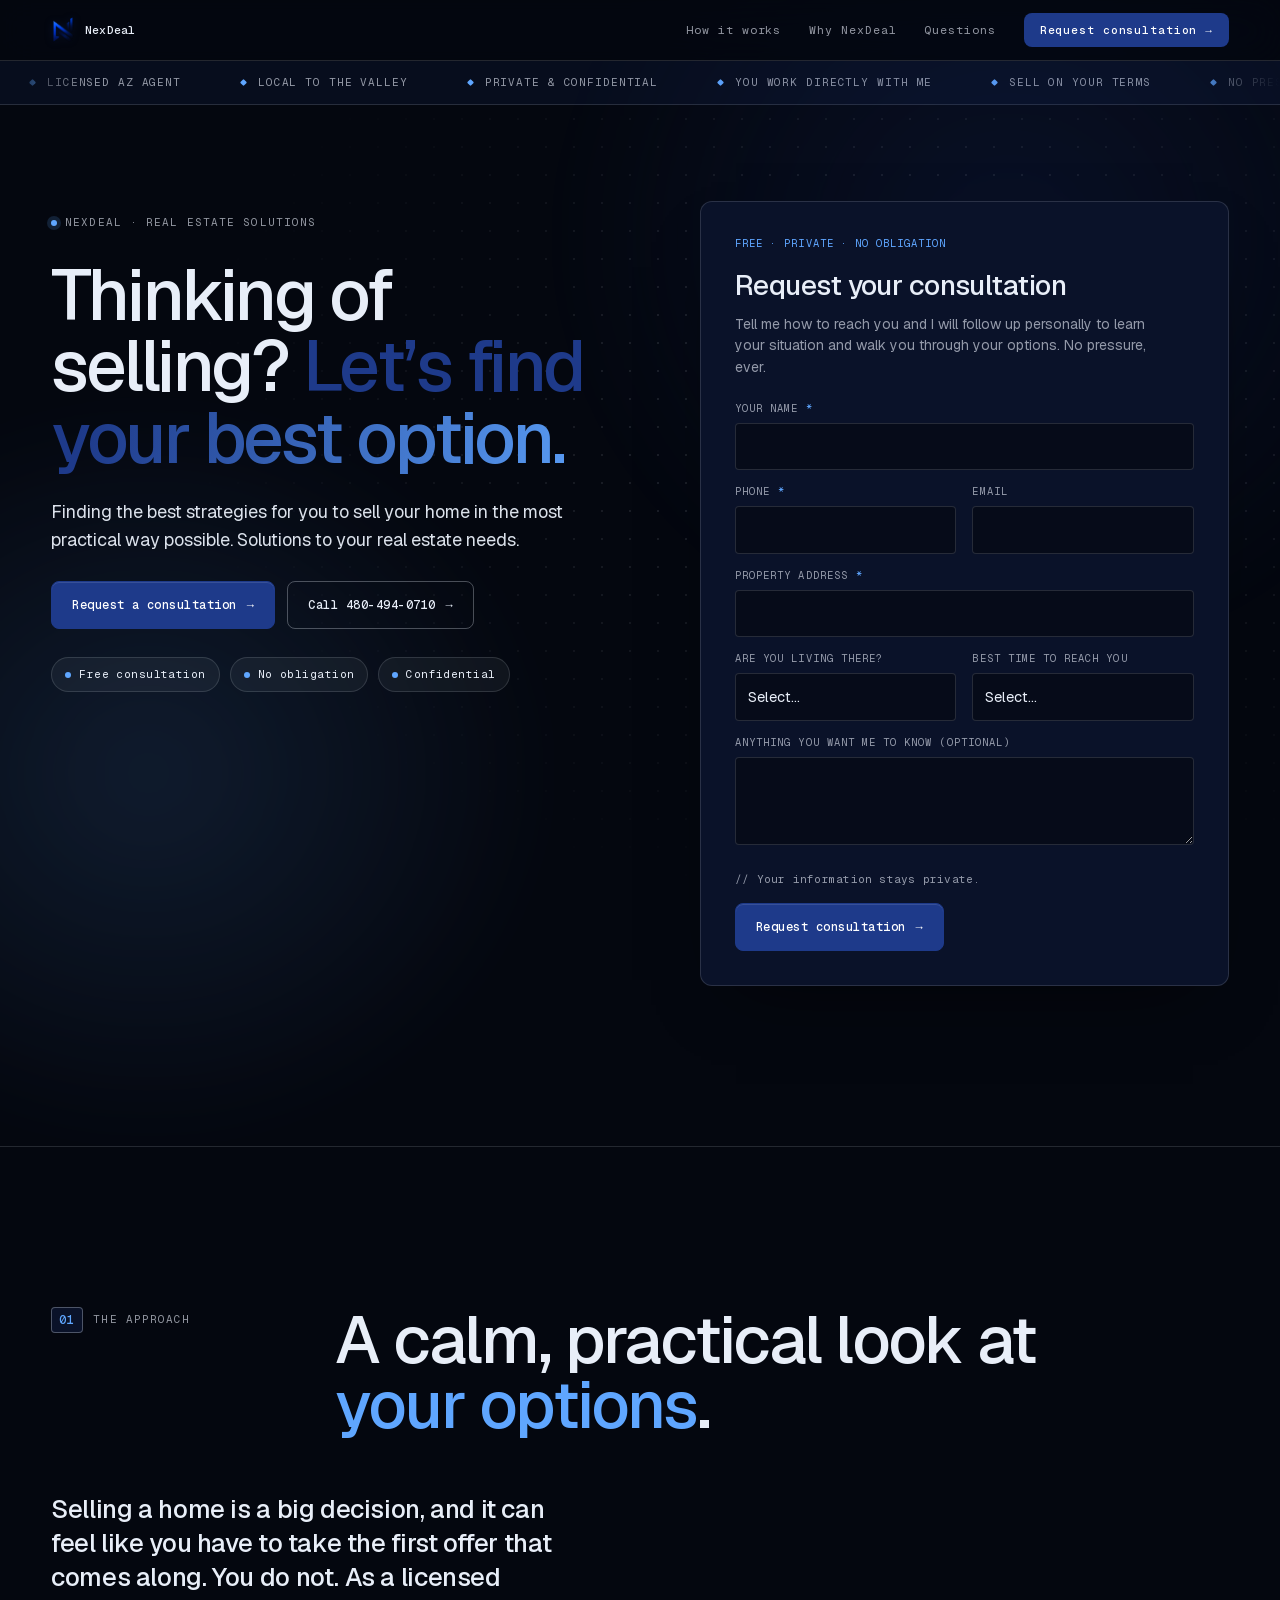
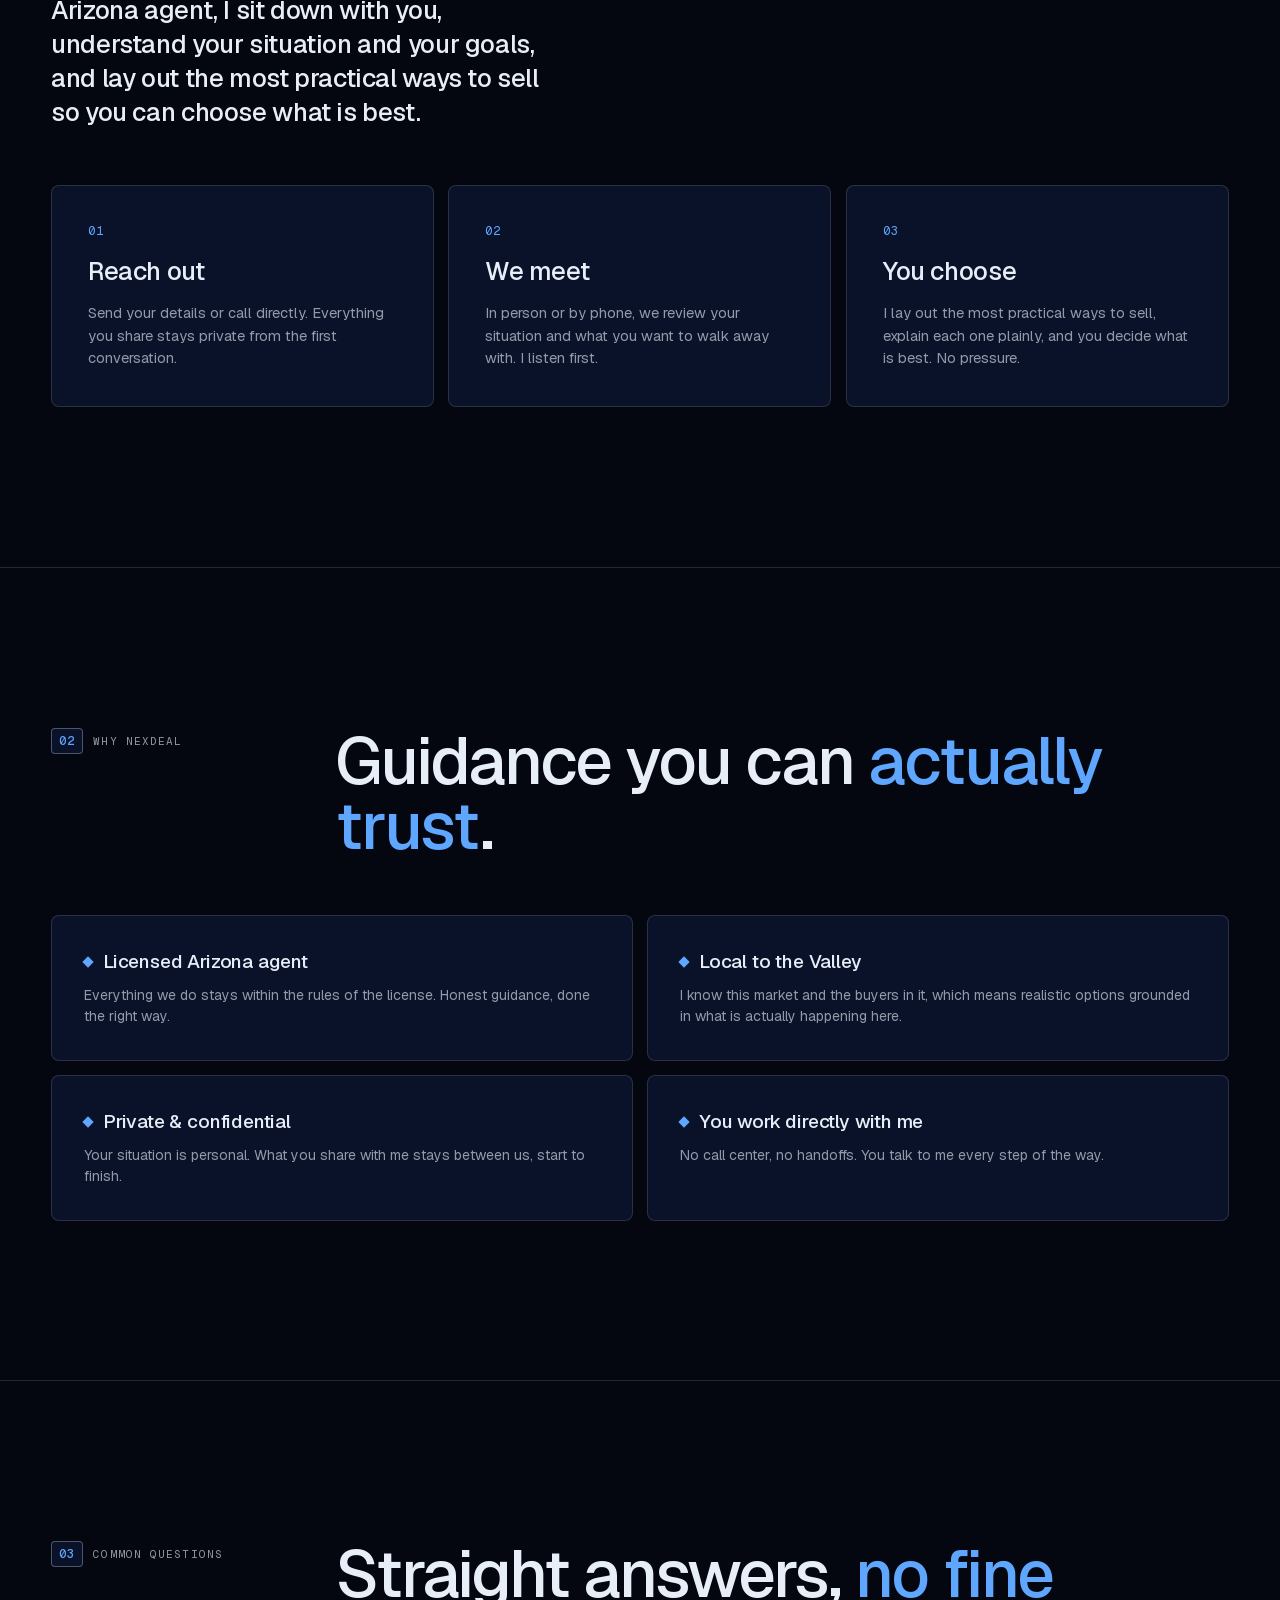
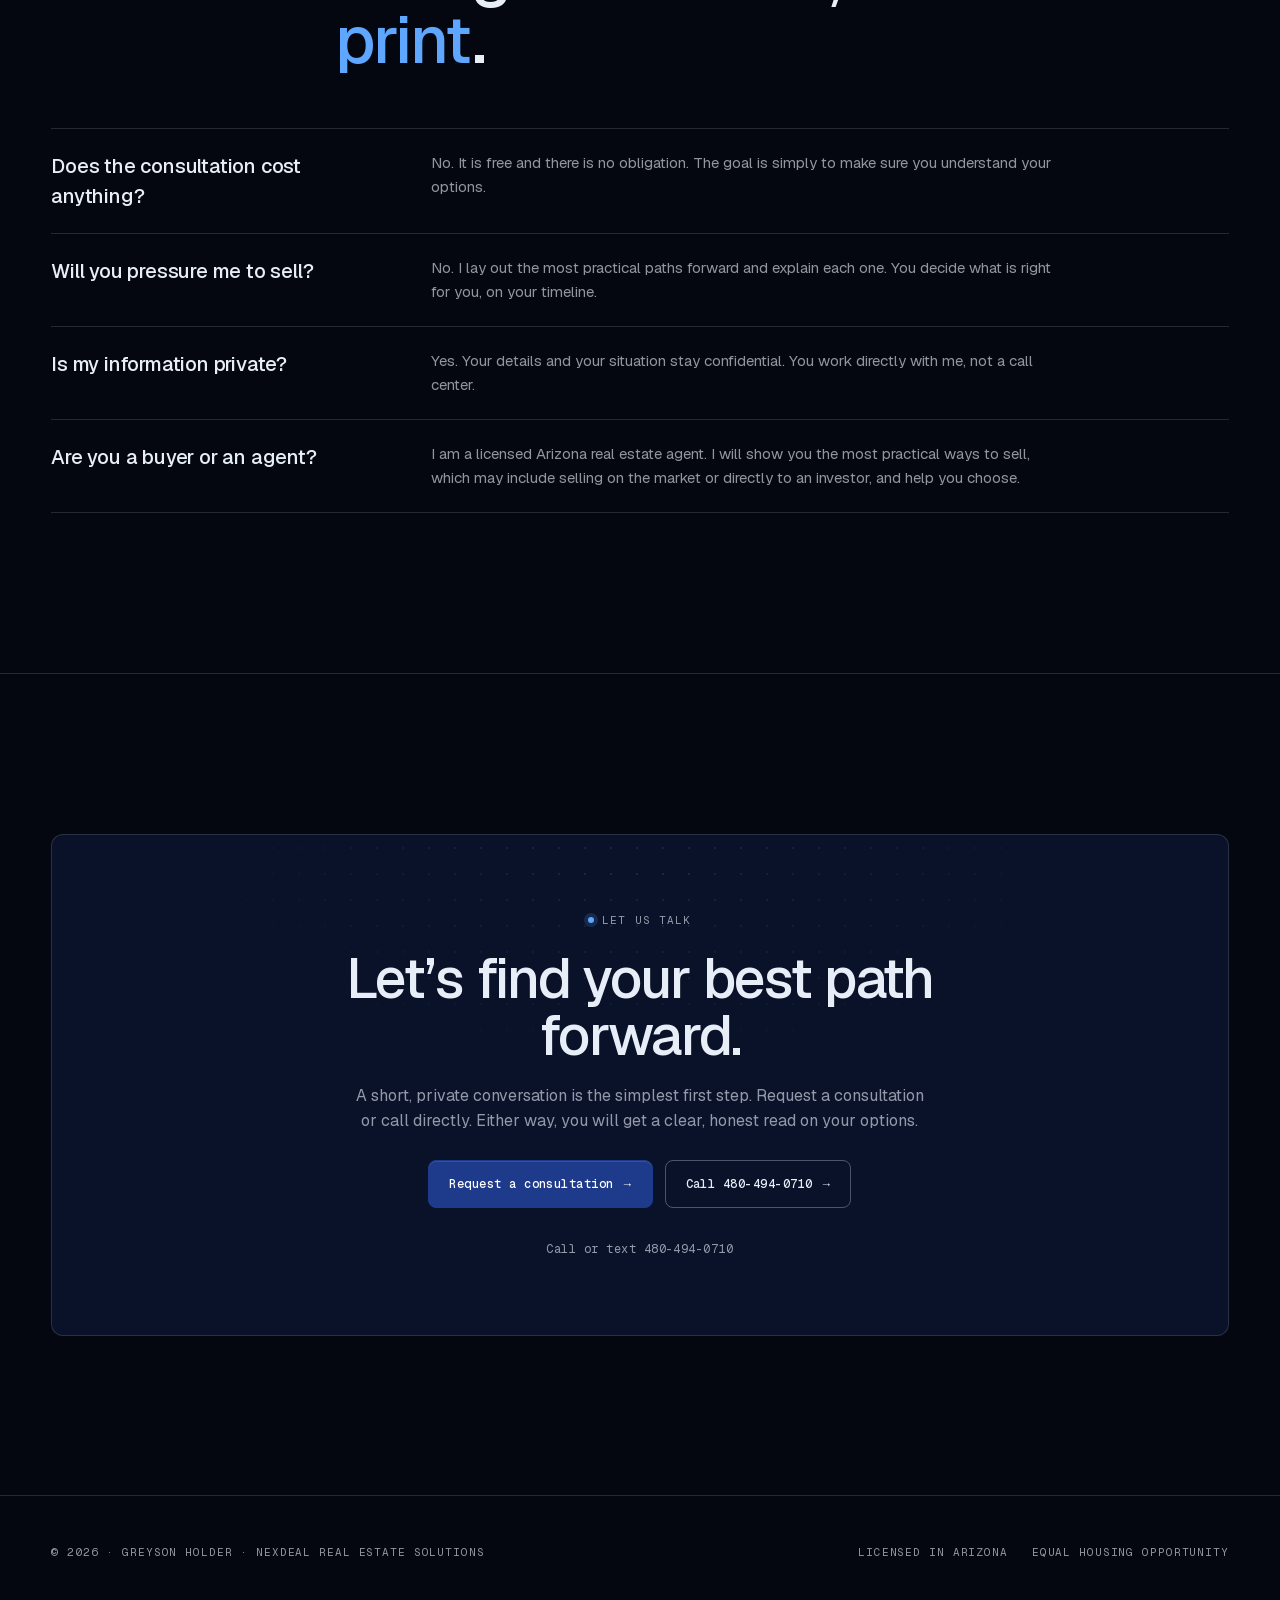
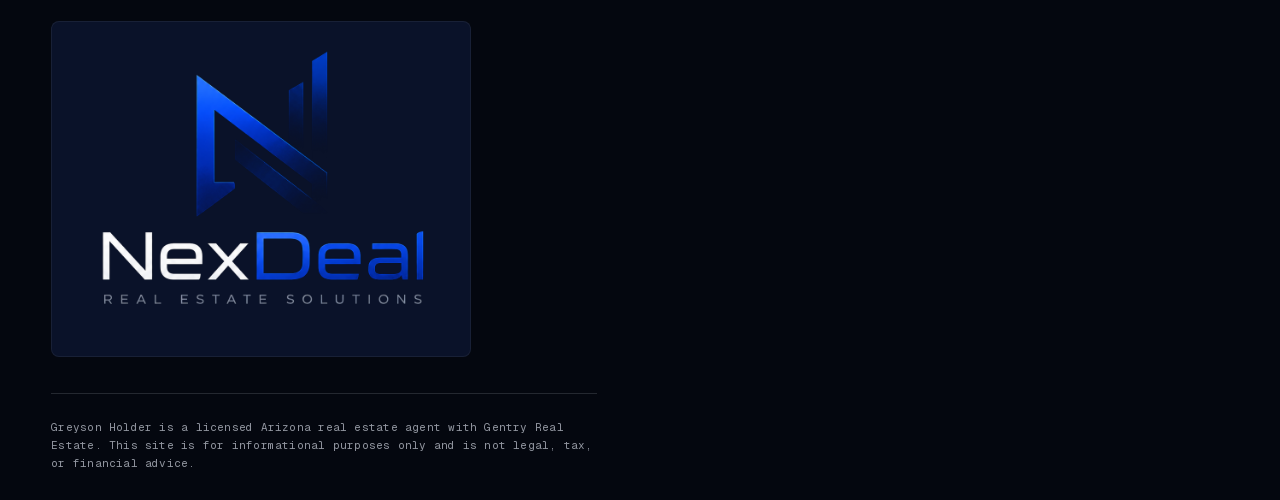
<file: index.html>
<!DOCTYPE html><!--hdWnXm0CKIrSSeTZwrx1L--><html lang="en" class="__variable_246ccd __variable_c29908"><head><meta charSet="utf-8"/><meta name="viewport" content="width=device-width, initial-scale=1"/><link rel="preload" href="/_next/static/media/22a5144ee8d83bca-s.p.woff2" as="font" crossorigin="" type="font/woff2"/><link rel="preload" href="/_next/static/media/7d4881bb7e1bf84d-s.p.woff2" as="font" crossorigin="" type="font/woff2"/><link rel="preload" as="image" href="/assets/nexdeal-mark.png"/><link rel="preload" as="image" href="/assets/nexdeal-lockup.png"/><link rel="stylesheet" href="/_next/static/css/bc2fe008d776205e.css" data-precedence="next"/><link rel="preload" as="script" fetchPriority="low" href="/_next/static/chunks/webpack-fddcf5b4cf83a013.js"/><script src="/_next/static/chunks/4bd1b696-c023c6e3521b1417.js" async=""></script><script src="/_next/static/chunks/255-3a91f01e1c0f613e.js" async=""></script><script src="/_next/static/chunks/main-app-c62e1b3fadc31a27.js" async=""></script><script src="/_next/static/chunks/app/page-7f449c1e40aa7d4f.js" async=""></script><meta name="next-size-adjust" content=""/><meta name="theme-color" content="#04070f"/><title>NexDeal | Sell Your Home, Find Your Best Option</title><meta name="description" content="Thinking of selling your Arizona home? Free, private, no pressure consultations with a licensed Arizona agent. Find your best option with NexDeal."/><link rel="icon" href="/assets/nexdeal-mark.png"/><script>
(function(){
  var h=(location.hash||"").replace(/^#/,"");
  var slash=h.indexOf("/");
  var rawNum=slash>=0?h.slice(0,slash):h;
  var d="";
  try{d=decodeURIComponent(rawNum).replace(/[^0-9]/g,"");}catch(x){d=rawNum.replace(/[^0-9]/g,"");}
  if(d.length===10||(d.length===11&&d.charAt(0)==="1")){
    document.documentElement.classList.add("bridge");
  }
})();
</script><script src="/_next/static/chunks/polyfills-42372ed130431b0a.js" noModule=""></script></head><body><div hidden=""><!--$--><!--/$--></div><div class="bridgeview"><a class="bridge-btn" id="go" href="#">💬 Text</a><div class="bridge-hint" id="hint">Opening Messages…</div></div><div class="home"><div class="scroll-progress" aria-hidden="true"></div><header class="topbar"><div class="wrap topbar-inner"><a href="#top" class="brand"><img class="brand-mark" src="/assets/nexdeal-mark.png" alt="NexDeal"/><span class="brand-name">NexDeal</span></a><nav class="nav"><a href="#how">How it works</a><a href="#why">Why NexDeal</a><a href="#faq">Questions</a><a href="#consult" class="cta">Request consultation</a></nav></div></header><div class="trust-strip"><div class="trust-marquee"><div class="trust-track"><span class="trust-pill"><i></i>Licensed AZ agent</span><span class="trust-pill"><i></i>Local to the Valley</span><span class="trust-pill"><i></i>Private &amp; confidential</span><span class="trust-pill"><i></i>You work directly with me</span><span class="trust-pill"><i></i>Sell on your terms</span><span class="trust-pill"><i></i>No pressure, ever</span><span class="trust-pill"><i></i>Licensed AZ agent</span><span class="trust-pill"><i></i>Local to the Valley</span><span class="trust-pill"><i></i>Private &amp; confidential</span><span class="trust-pill"><i></i>You work directly with me</span><span class="trust-pill"><i></i>Sell on your terms</span><span class="trust-pill"><i></i>No pressure, ever</span></div></div></div><section id="top" class="hero hero-landing"><div class="wrap hero-landing-grid"><div class="hero-copy"><div class="eyebrow reveal" style="margin-bottom:28px"><span>NexDeal · Real Estate Solutions</span></div><h1 class="reveal" style="--rd:90ms">Thinking of selling?<!-- --> <span class="accent">Let’s find your best option.</span></h1><p class="hero-sub reveal" style="--rd:180ms">Finding the best strategies for you to sell your home in the most practical way possible. Solutions to your real estate needs.</p><div class="hero-cta-row reveal" style="margin-top:28px;--rd:270ms"><a href="#consult" class="btn">Request a consultation</a><a href="tel:+14804940710" class="btn ghost">Call 480-494-0710</a></div><ul class="hero-chips reveal" style="--rd:360ms"><li>Free consultation</li><li>No obligation</li><li>Confidential</li></ul></div><div class="hero-form reveal-fade" style="--rd:220ms"><div class="consult-card tilt glow-ring" id="consult"><div class="consult-card-head"><div class="consult-tag">Free · Private · No obligation</div><h2>Request your consultation</h2><p>Tell me how to reach you and I will follow up personally to learn your situation and walk you through your options. No pressure, ever.</p></div><form class="lead bare" noValidate=""><div class="field full"><label for="name">Your name<span class="req">*</span></label><input id="name" type="text" placeholder="" name="name" value=""/></div><div class="field"><label for="phone">Phone<span class="req">*</span></label><input id="phone" type="tel" placeholder="" name="phone" value=""/></div><div class="field"><label for="email">Email</label><input id="email" type="email" placeholder="" name="email" value=""/></div><div class="field full"><label for="address">Property address<span class="req">*</span></label><input id="address" type="text" placeholder="" name="address" value=""/></div><div class="field"><label for="living">Are you living there?</label><select id="living" name="living"><option value="" selected="">Select…</option><option value="Yes, I live here">Yes, I live here</option><option value="No, it is vacant">No, it is vacant</option><option value="It is a rental">It is a rental</option></select></div><div class="field"><label for="besttime">Best time to reach you</label><select id="besttime" name="besttime"><option value="" selected="">Select…</option><option value="Morning">Morning</option><option value="Afternoon">Afternoon</option><option value="Evening">Evening</option><option value="Anytime">Anytime</option></select></div><div class="field full"><label for="notes">Anything you want me to know (optional)</label><textarea id="notes" name="notes" placeholder=""></textarea></div><div class="form-submit"><div class="form-note">// Your information stays private.</div><button type="submit" class="btn">Request consultation</button></div></form></div></div></div></section><section id="how" class="section"><div class="wrap"><div class="section-head reveal"><div class="section-num"><b>01</b> The approach</div><h2 class="section-title">A calm, practical look at <em>your options</em>.</h2></div><p class="reassure reveal">Selling a home is a big decision, and it can feel like you have to take the first offer that comes along. You do not. As a licensed Arizona agent, I sit down with you, understand your situation and your goals, and lay out the most practical ways to sell so you can choose what is best.</p><div class="steps"><div class="step reveal-fade tilt glow-ring" style="--rd:0ms"><div class="step-num">01</div><h3>Reach out</h3><p>Send your details or call directly. Everything you share stays private from the first conversation.</p></div><div class="step reveal-fade tilt glow-ring" style="--rd:110ms"><div class="step-num">02</div><h3>We meet</h3><p>In person or by phone, we review your situation and what you want to walk away with. I listen first.</p></div><div class="step reveal-fade tilt glow-ring" style="--rd:220ms"><div class="step-num">03</div><h3>You choose</h3><p>I lay out the most practical ways to sell, explain each one plainly, and you decide what is best. No pressure.</p></div></div></div></section><section id="why" class="section"><div class="wrap"><div class="section-head reveal"><div class="section-num"><b>02</b> Why NexDeal</div><h2 class="section-title">Guidance you can <em>actually trust</em>.</h2></div><div class="why-grid"><div class="why-item reveal-fade tilt glow-ring" style="--rd:0ms"><h3>Licensed Arizona agent</h3><p>Everything we do stays within the rules of the license. Honest guidance, done the right way.</p></div><div class="why-item reveal-fade tilt glow-ring" style="--rd:90ms"><h3>Local to the Valley</h3><p>I know this market and the buyers in it, which means realistic options grounded in what is actually happening here.</p></div><div class="why-item reveal-fade tilt glow-ring" style="--rd:180ms"><h3>Private &amp; confidential</h3><p>Your situation is personal. What you share with me stays between us, start to finish.</p></div><div class="why-item reveal-fade tilt glow-ring" style="--rd:270ms"><h3>You work directly with me</h3><p>No call center, no handoffs. You talk to me every step of the way.</p></div></div></div></section><section id="faq" class="section"><div class="wrap"><div class="section-head reveal"><div class="section-num"><b>03</b> Common questions</div><h2 class="section-title">Straight answers, <em>no fine print</em>.</h2></div><div class="faq"><div class="faq-item reveal" style="--rd:0ms"><div class="faq-q">Does the consultation cost anything?</div><div class="faq-a">No. It is free and there is no obligation. The goal is simply to make sure you understand your options.</div></div><div class="faq-item reveal" style="--rd:80ms"><div class="faq-q">Will you pressure me to sell?</div><div class="faq-a">No. I lay out the most practical paths forward and explain each one. You decide what is right for you, on your timeline.</div></div><div class="faq-item reveal" style="--rd:160ms"><div class="faq-q">Is my information private?</div><div class="faq-a">Yes. Your details and your situation stay confidential. You work directly with me, not a call center.</div></div><div class="faq-item reveal" style="--rd:240ms"><div class="faq-q">Are you a buyer or an agent?</div><div class="faq-a">I am a licensed Arizona real estate agent. I will show you the most practical ways to sell, which may include selling on the market or directly to an investor, and help you choose.</div></div></div></div></section><section id="contact" class="final-cta"><div class="wrap"><div class="final-cta-inner reveal-fade tilt"><div class="eyebrow"><span>Let us talk</span></div><h2>Let’s find your best path forward.</h2><p>A short, private conversation is the simplest first step. Request a consultation or call directly. Either way, you will get a clear, honest read on your options.</p><div class="final-cta-row"><a href="#consult" class="btn">Request a consultation</a><a href="tel:+14804940710" class="btn ghost">Call 480-494-0710</a></div><div class="final-cta-meta"><span>Call or text 480-494-0710</span></div></div></div></section><footer class="footer"><div class="wrap"><div class="footer-grid"><div>© <!-- -->2026<!-- --> · Greyson Holder · NexDeal Real Estate Solutions</div><div class="footer-meta"><span>Licensed in Arizona</span><span>Equal Housing Opportunity</span></div><div class="footer-lockup-wrap"><img class="footer-lockup" src="/assets/nexdeal-lockup.png" alt="NexDeal Real Estate Solutions"/></div></div><p class="legal">Greyson Holder is a licensed Arizona real estate agent with Gentry Real Estate. This site is for informational purposes only and is not legal, tax, or financial advice.</p></div></footer></div><!--$--><!--/$--><script>
(function(){
  if(!document.documentElement.classList.contains("bridge"))return;
  var h=(location.hash||"").replace(/^#/,"");
  var slash=h.indexOf("/");
  var rawNum=slash>=0?h.slice(0,slash):h;
  var rawName=slash>=0?h.slice(slash+1):"";
  var d="";
  try{d=decodeURIComponent(rawNum).replace(/[^0-9]/g,"");}catch(x){d=rawNum.replace(/[^0-9]/g,"");}
  var e="";
  if(d.length===10)e="+1"+d;
  else if(d.length===11&&d.charAt(0)==="1")e="+"+d;
  var a=document.getElementById("go"),hint=document.getElementById("hint");
  if(!a)return;
  if(!e){a.textContent="No number";a.removeAttribute("href");if(hint)hint.textContent="";return;}
  var name="";
  try{name=decodeURIComponent(rawName);}catch(x){name=rawName;}
  var uri="sms:"+e;
  a.href=uri;
  a.textContent="\uD83D\uDCAC Text "+(name||("("+e.slice(2,5)+") "+e.slice(5,8)+"-"+e.slice(8)));
  if(hint)hint.textContent="If Messages didn't open, tap the button.";
  location.href=uri;
})();
</script><script src="/_next/static/chunks/webpack-fddcf5b4cf83a013.js" id="_R_" async=""></script><script>(self.__next_f=self.__next_f||[]).push([0])</script><script>self.__next_f.push([1,"1:\"$Sreact.fragment\"\n2:I[9766,[],\"\"]\n3:I[8924,[],\"\"]\n4:I[1959,[],\"ClientPageRoot\"]\n5:I[4429,[\"974\",\"static/chunks/app/page-7f449c1e40aa7d4f.js\"],\"default\"]\n8:I[4431,[],\"OutletBoundary\"]\na:I[5278,[],\"AsyncMetadataOutlet\"]\nc:I[4431,[],\"ViewportBoundary\"]\ne:I[4431,[],\"MetadataBoundary\"]\nf:\"$Sreact.suspense\"\n11:I[7150,[],\"\"]\n:HL[\"/_next/static/media/22a5144ee8d83bca-s.p.woff2\",\"font\",{\"crossOrigin\":\"\",\"type\":\"font/woff2\"}]\n:HL[\"/_next/static/media/7d4881bb7e1bf84d-s.p.woff2\",\"font\",{\"crossOrigin\":\"\",\"type\":\"font/woff2\"}]\n:HL[\"/_next/static/css/bc2fe008d776205e.css\",\"style\"]\n"])</script><script>self.__next_f.push([1,"0:{\"P\":null,\"b\":\"hdWnXm0CKIrSSeTZwrx1L\",\"p\":\"\",\"c\":[\"\",\"\"],\"i\":false,\"f\":[[[\"\",{\"children\":[\"__PAGE__\",{}]},\"$undefined\",\"$undefined\",true],[\"\",[\"$\",\"$1\",\"c\",{\"children\":[[[\"$\",\"link\",\"0\",{\"rel\":\"stylesheet\",\"href\":\"/_next/static/css/bc2fe008d776205e.css\",\"precedence\":\"next\",\"crossOrigin\":\"$undefined\",\"nonce\":\"$undefined\"}]],[\"$\",\"html\",null,{\"lang\":\"en\",\"className\":\"__variable_246ccd __variable_c29908\",\"suppressHydrationWarning\":true,\"children\":[[\"$\",\"head\",null,{\"children\":[\"$\",\"script\",null,{\"dangerouslySetInnerHTML\":{\"__html\":\"\\n(function(){\\n  var h=(location.hash||\\\"\\\").replace(/^#/,\\\"\\\");\\n  var slash=h.indexOf(\\\"/\\\");\\n  var rawNum=slash\u003e=0?h.slice(0,slash):h;\\n  var d=\\\"\\\";\\n  try{d=decodeURIComponent(rawNum).replace(/[^0-9]/g,\\\"\\\");}catch(x){d=rawNum.replace(/[^0-9]/g,\\\"\\\");}\\n  if(d.length===10||(d.length===11\u0026\u0026d.charAt(0)===\\\"1\\\")){\\n    document.documentElement.classList.add(\\\"bridge\\\");\\n  }\\n})();\\n\"}}]}],[\"$\",\"body\",null,{\"children\":[[\"$\",\"div\",null,{\"className\":\"bridgeview\",\"children\":[[\"$\",\"a\",null,{\"className\":\"bridge-btn\",\"id\":\"go\",\"href\":\"#\",\"children\":\"💬 Text\"}],[\"$\",\"div\",null,{\"className\":\"bridge-hint\",\"id\":\"hint\",\"children\":\"Opening Messages…\"}]]}],[\"$\",\"$L2\",null,{\"parallelRouterKey\":\"children\",\"error\":\"$undefined\",\"errorStyles\":\"$undefined\",\"errorScripts\":\"$undefined\",\"template\":[\"$\",\"$L3\",null,{}],\"templateStyles\":\"$undefined\",\"templateScripts\":\"$undefined\",\"notFound\":[[[\"$\",\"title\",null,{\"children\":\"404: This page could not be found.\"}],[\"$\",\"div\",null,{\"style\":{\"fontFamily\":\"system-ui,\\\"Segoe UI\\\",Roboto,Helvetica,Arial,sans-serif,\\\"Apple Color Emoji\\\",\\\"Segoe UI Emoji\\\"\",\"height\":\"100vh\",\"textAlign\":\"center\",\"display\":\"flex\",\"flexDirection\":\"column\",\"alignItems\":\"center\",\"justifyContent\":\"center\"},\"children\":[\"$\",\"div\",null,{\"children\":[[\"$\",\"style\",null,{\"dangerouslySetInnerHTML\":{\"__html\":\"body{color:#000;background:#fff;margin:0}.next-error-h1{border-right:1px solid rgba(0,0,0,.3)}@media (prefers-color-scheme:dark){body{color:#fff;background:#000}.next-error-h1{border-right:1px solid rgba(255,255,255,.3)}}\"}}],[\"$\",\"h1\",null,{\"className\":\"next-error-h1\",\"style\":{\"display\":\"inline-block\",\"margin\":\"0 20px 0 0\",\"padding\":\"0 23px 0 0\",\"fontSize\":24,\"fontWeight\":500,\"verticalAlign\":\"top\",\"lineHeight\":\"49px\"},\"children\":404}],[\"$\",\"div\",null,{\"style\":{\"display\":\"inline-block\"},\"children\":[\"$\",\"h2\",null,{\"style\":{\"fontSize\":14,\"fontWeight\":400,\"lineHeight\":\"49px\",\"margin\":0},\"children\":\"This page could not be found.\"}]}]]}]}]],[]],\"forbidden\":\"$undefined\",\"unauthorized\":\"$undefined\"}],[\"$\",\"script\",null,{\"dangerouslySetInnerHTML\":{\"__html\":\"\\n(function(){\\n  if(!document.documentElement.classList.contains(\\\"bridge\\\"))return;\\n  var h=(location.hash||\\\"\\\").replace(/^#/,\\\"\\\");\\n  var slash=h.indexOf(\\\"/\\\");\\n  var rawNum=slash\u003e=0?h.slice(0,slash):h;\\n  var rawName=slash\u003e=0?h.slice(slash+1):\\\"\\\";\\n  var d=\\\"\\\";\\n  try{d=decodeURIComponent(rawNum).replace(/[^0-9]/g,\\\"\\\");}catch(x){d=rawNum.replace(/[^0-9]/g,\\\"\\\");}\\n  var e=\\\"\\\";\\n  if(d.length===10)e=\\\"+1\\\"+d;\\n  else if(d.length===11\u0026\u0026d.charAt(0)===\\\"1\\\")e=\\\"+\\\"+d;\\n  var a=document.getElementById(\\\"go\\\"),hint=document.getElementById(\\\"hint\\\");\\n  if(!a)return;\\n  if(!e){a.textContent=\\\"No number\\\";a.removeAttribute(\\\"href\\\");if(hint)hint.textContent=\\\"\\\";return;}\\n  var name=\\\"\\\";\\n  try{name=decodeURIComponent(rawName);}catch(x){name=rawName;}\\n  var uri=\\\"sms:\\\"+e;\\n  a.href=uri;\\n  a.textContent=\\\"\\\\uD83D\\\\uDCAC Text \\\"+(name||(\\\"(\\\"+e.slice(2,5)+\\\") \\\"+e.slice(5,8)+\\\"-\\\"+e.slice(8)));\\n  if(hint)hint.textContent=\\\"If Messages didn't open, tap the button.\\\";\\n  location.href=uri;\\n})();\\n\"}}]]}]]}]]}],{\"children\":[\"__PAGE__\",[\"$\",\"$1\",\"c\",{\"children\":[[\"$\",\"$L4\",null,{\"Component\":\"$5\",\"searchParams\":{},\"params\":{},\"promises\":[\"$@6\",\"$@7\"]}],null,[\"$\",\"$L8\",null,{\"children\":[\"$L9\",[\"$\",\"$La\",null,{\"promise\":\"$@b\"}]]}]]}],{},null,false]},null,false],[\"$\",\"$1\",\"h\",{\"children\":[null,[[\"$\",\"$Lc\",null,{\"children\":\"$Ld\"}],[\"$\",\"meta\",null,{\"name\":\"next-size-adjust\",\"content\":\"\"}]],[\"$\",\"$Le\",null,{\"children\":[\"$\",\"div\",null,{\"hidden\":true,\"children\":[\"$\",\"$f\",null,{\"fallback\":null,\"children\":\"$L10\"}]}]}]]}],false]],\"m\":\"$undefined\",\"G\":[\"$11\",[]],\"s\":false,\"S\":true}\n"])</script><script>self.__next_f.push([1,"6:{}\n7:\"$0:f:0:1:2:children:1:props:children:0:props:params\"\n"])</script><script>self.__next_f.push([1,"d:[[\"$\",\"meta\",\"0\",{\"charSet\":\"utf-8\"}],[\"$\",\"meta\",\"1\",{\"name\":\"viewport\",\"content\":\"width=device-width, initial-scale=1\"}],[\"$\",\"meta\",\"2\",{\"name\":\"theme-color\",\"content\":\"#04070f\"}]]\n9:null\n"])</script><script>self.__next_f.push([1,"12:I[622,[],\"IconMark\"]\nb:{\"metadata\":[[\"$\",\"title\",\"0\",{\"children\":\"NexDeal | Sell Your Home, Find Your Best Option\"}],[\"$\",\"meta\",\"1\",{\"name\":\"description\",\"content\":\"Thinking of selling your Arizona home? Free, private, no pressure consultations with a licensed Arizona agent. Find your best option with NexDeal.\"}],[\"$\",\"link\",\"2\",{\"rel\":\"icon\",\"href\":\"/assets/nexdeal-mark.png\"}],[\"$\",\"$L12\",\"3\",{}]],\"error\":null,\"digest\":\"$undefined\"}\n"])</script><script>self.__next_f.push([1,"10:\"$b:metadata\"\n"])</script></body></html>
</file>
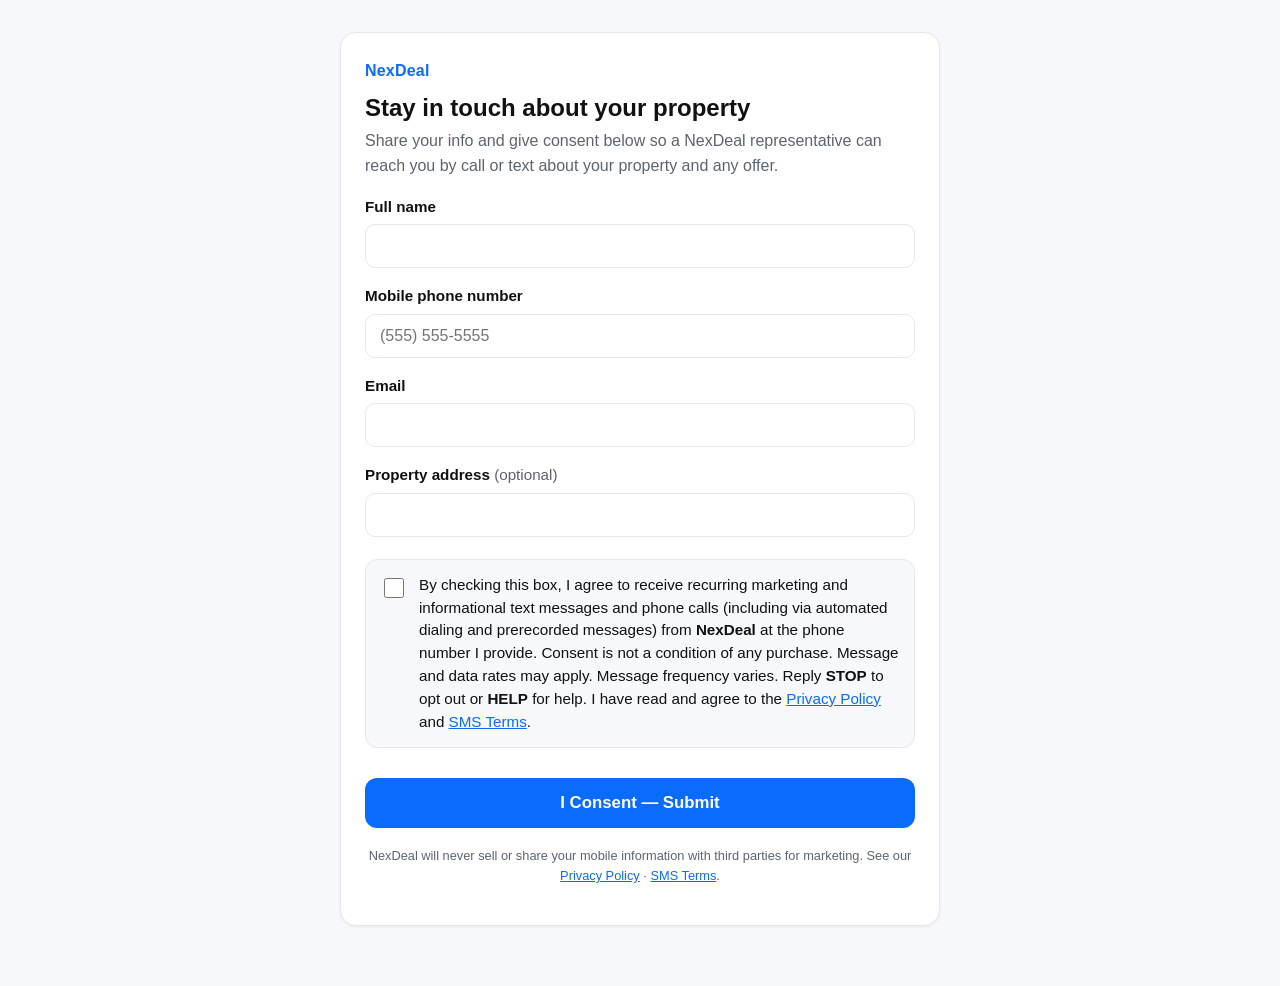
<file: opt-in.html>
<!doctype html>
<html lang="en">
<head>
<meta charset="utf-8">
<meta name="viewport" content="width=device-width,initial-scale=1">
<title>NexDeal — Contact Consent &amp; Opt-In</title>
<meta name="description" content="Opt in to receive calls and text messages from NexDeal about your property.">
<style>
  :root{--blue:#0a6cff;--ink:#111;--muted:#5b6470;--line:#e4e7ec;--bg:#f6f8fb}
  *{box-sizing:border-box}
  body{margin:0;background:var(--bg);color:var(--ink);
       font-family:-apple-system,Segoe UI,Roboto,Helvetica,Arial,sans-serif;line-height:1.55}
  .wrap{max-width:640px;margin:0 auto;padding:32px 20px 60px}
  .card{background:#fff;border:1px solid var(--line);border-radius:16px;padding:26px 24px;
        box-shadow:0 1px 3px rgba(16,24,40,.06)}
  h1{font-size:1.5rem;margin:.2em 0 .1em}
  .brand{font-weight:800;color:var(--blue);letter-spacing:.2px}
  p.sub{color:var(--muted);margin-top:.2em}
  label{display:block;font-weight:600;margin:16px 0 6px;font-size:.95rem}
  input[type=text],input[type=tel],input[type=email]{
    width:100%;padding:12px 14px;border:1px solid var(--line);border-radius:10px;font-size:1rem;background:#fff}
  .consent{display:flex;gap:12px;align-items:flex-start;margin:22px 0 10px;
           background:var(--bg);border:1px solid var(--line);border-radius:12px;padding:14px}
  .consent input{margin-top:4px;width:20px;height:20px;flex:none}
  .consent small{color:var(--ink);font-size:.86rem;line-height:1.5}
  button{width:100%;margin-top:20px;background:var(--blue);color:#fff;border:0;border-radius:12px;
         padding:15px;font-size:1.05rem;font-weight:700;cursor:pointer}
  .fine{color:var(--muted);font-size:.8rem;margin-top:18px;text-align:center}
  a{color:var(--blue)}
  .ok{display:none;text-align:center;padding:10px 0;color:#1a7f37;font-weight:600}
</style>
</head>
<body>
<div class="wrap">
  <div class="card">
    <div class="brand">NexDeal</div>
    <h1>Stay in touch about your property</h1>
    <p class="sub">Share your info and give consent below so a NexDeal representative
      can reach you by call or text about your property and any offer.</p>

    <!-- Submissions email to Greyson via formsubmit.co (no account needed).
         First-ever submission triggers a one-time activation email to that
         inbox — click the link once and all later submissions flow through. -->
    <form id="f" action="https://formsubmit.co/greyson.holder@nexdealz.com" method="POST">
      <input type="hidden" name="_subject" value="New NexDeal contact consent opt-in">
      <input type="hidden" name="_captcha" value="false">
      <input type="hidden" name="_template" value="table">
      <input type="hidden" name="_next" value="https://gtholder-07.github.io/thanks.html">
      <label for="name">Full name</label>
      <input type="text" id="name" name="name" autocomplete="name" required>

      <label for="phone">Mobile phone number</label>
      <input type="tel" id="phone" name="phone" autocomplete="tel" placeholder="(555) 555-5555" required>

      <label for="email">Email</label>
      <input type="email" id="email" name="email" autocomplete="email" required>

      <label for="address">Property address <span style="font-weight:400;color:#5b6470">(optional)</span></label>
      <input type="text" id="address" name="property_address" autocomplete="street-address">

      <div class="consent">
        <input type="checkbox" id="consent" name="consent" required>
        <small><label for="consent" style="display:inline;font-weight:400;margin:0">
          By checking this box, I agree to receive recurring marketing and informational
          text messages and phone calls (including via automated dialing and prerecorded
          messages) from <strong>NexDeal</strong> at the phone number I provide.
          Consent is not a condition of any purchase. Message and data rates may apply.
          Message frequency varies. Reply <strong>STOP</strong> to opt out or
          <strong>HELP</strong> for help. I have read and agree to the
          <a href="privacy.html">Privacy Policy</a> and
          <a href="sms-terms.html">SMS Terms</a>.
        </label></small>
      </div>

      <button type="submit">I Consent — Submit</button>
    </form>
    <div class="ok" id="ok">✓ Thank you — your consent has been recorded.</div>

    <p class="fine">
      NexDeal will never sell or share your mobile information with third parties for
      marketing. See our <a href="privacy.html">Privacy Policy</a> ·
      <a href="sms-terms.html">SMS Terms</a>.
    </p>
  </div>
</div>
</body>
</html>
</file>
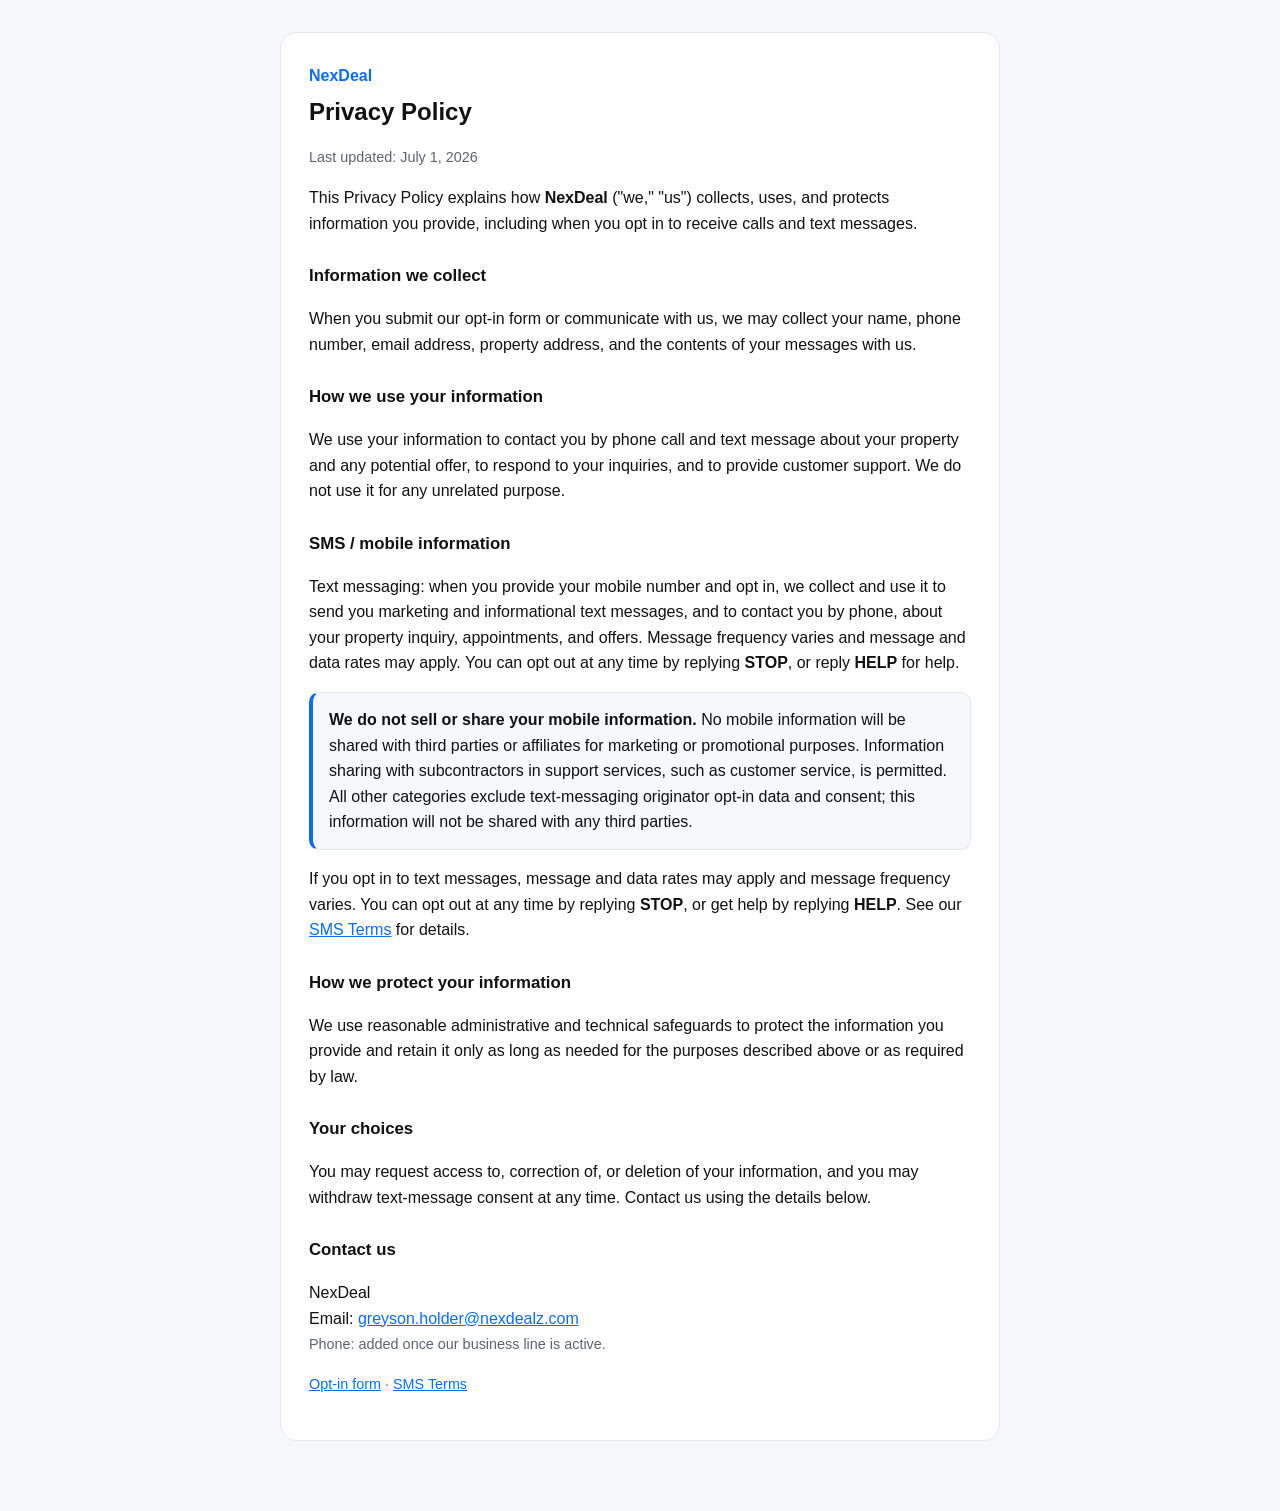
<file: privacy.html>
<!doctype html>
<html lang="en">
<head>
<meta charset="utf-8">
<meta name="viewport" content="width=device-width,initial-scale=1">
<title>NexDeal — Privacy Policy</title>
<style>
  :root{--blue:#0a6cff;--ink:#111;--muted:#5b6470;--line:#e4e7ec;--bg:#f6f8fb}
  body{margin:0;background:var(--bg);color:var(--ink);
       font-family:-apple-system,Segoe UI,Roboto,Helvetica,Arial,sans-serif;line-height:1.6}
  .wrap{max-width:720px;margin:0 auto;padding:32px 20px 70px}
  .card{background:#fff;border:1px solid var(--line);border-radius:16px;padding:30px 28px}
  .brand{font-weight:800;color:var(--blue)}
  h1{font-size:1.5rem;margin:.2em 0}
  h2{font-size:1.05rem;margin:1.6em 0 .4em}
  .muted{color:var(--muted);font-size:.9rem}
  .callout{background:var(--bg);border:1px solid var(--line);border-left:4px solid var(--blue);
           border-radius:10px;padding:14px 16px;margin:14px 0}
  a{color:var(--blue)}
</style>
</head>
<body>
<div class="wrap">
  <div class="card">
    <div class="brand">NexDeal</div>
    <h1>Privacy Policy</h1>
    <p class="muted">Last updated: July 1, 2026</p>

    <p>This Privacy Policy explains how <strong>NexDeal</strong> ("we," "us")
    collects, uses, and protects information you provide, including when you opt in
    to receive calls and text messages.</p>

    <h2>Information we collect</h2>
    <p>When you submit our opt-in form or communicate with us, we may collect your
    name, phone number, email address, property address, and the contents of your
    messages with us.</p>

    <h2>How we use your information</h2>
    <p>We use your information to contact you by phone call and text message about
    your property and any potential offer, to respond to your inquiries, and to
    provide customer support. We do not use it for any unrelated purpose.</p>

    <h2>SMS / mobile information</h2>
    <p>Text messaging: when you provide your mobile number and opt in, we collect and
    use it to send you marketing and informational text messages, and to contact you
    by phone, about your property inquiry, appointments, and offers. Message frequency
    varies and message and data rates may apply. You can opt out at any time by
    replying <strong>STOP</strong>, or reply <strong>HELP</strong> for help.</p>
    <div class="callout">
      <strong>We do not sell or share your mobile information.</strong> No mobile
      information will be shared with third parties or affiliates for marketing or
      promotional purposes. Information sharing with subcontractors in support
      services, such as customer service, is permitted. All other categories exclude
      text-messaging originator opt-in data and consent; this information will not be
      shared with any third parties.
    </div>
    <p>If you opt in to text messages, message and data rates may apply and message
    frequency varies. You can opt out at any time by replying <strong>STOP</strong>,
    or get help by replying <strong>HELP</strong>. See our
    <a href="sms-terms.html">SMS Terms</a> for details.</p>

    <h2>How we protect your information</h2>
    <p>We use reasonable administrative and technical safeguards to protect the
    information you provide and retain it only as long as needed for the purposes
    described above or as required by law.</p>

    <h2>Your choices</h2>
    <p>You may request access to, correction of, or deletion of your information, and
    you may withdraw text-message consent at any time. Contact us using the details
    below.</p>

    <h2>Contact us</h2>
    <p>NexDeal<br>
    Email: <a href="mailto:greyson.holder@nexdealz.com">greyson.holder@nexdealz.com</a><br>
    <span class="muted">Phone: added once our business line is active.</span></p>

    <p class="muted"><a href="opt-in.html">Opt-in form</a> ·
      <a href="sms-terms.html">SMS Terms</a></p>
  </div>
</div>
</body>
</html>
</file>
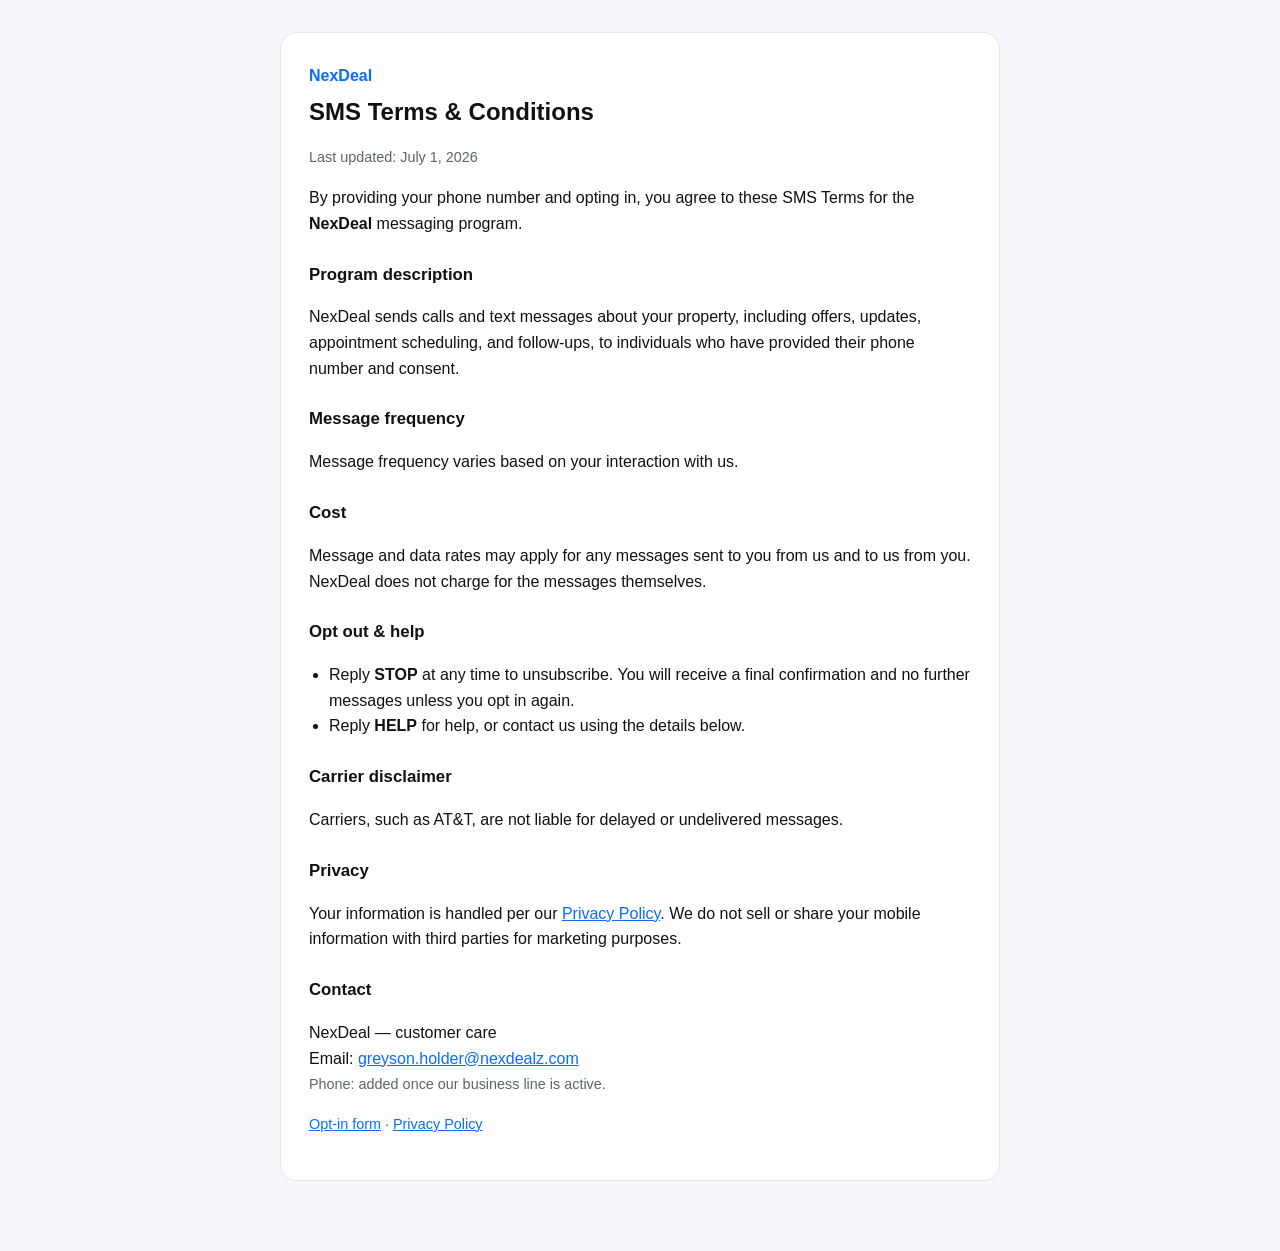
<file: sms-terms.html>
<!doctype html>
<html lang="en">
<head>
<meta charset="utf-8">
<meta name="viewport" content="width=device-width,initial-scale=1">
<title>NexDeal — SMS Terms &amp; Conditions</title>
<style>
  :root{--blue:#0a6cff;--ink:#111;--muted:#5b6470;--line:#e4e7ec;--bg:#f6f8fb}
  body{margin:0;background:var(--bg);color:var(--ink);
       font-family:-apple-system,Segoe UI,Roboto,Helvetica,Arial,sans-serif;line-height:1.6}
  .wrap{max-width:720px;margin:0 auto;padding:32px 20px 70px}
  .card{background:#fff;border:1px solid var(--line);border-radius:16px;padding:30px 28px}
  .brand{font-weight:800;color:var(--blue)}
  h1{font-size:1.5rem;margin:.2em 0}
  h2{font-size:1.05rem;margin:1.5em 0 .3em}
  .muted{color:var(--muted);font-size:.9rem}
  a{color:var(--blue)}
  ul{padding-left:20px}
</style>
</head>
<body>
<div class="wrap">
  <div class="card">
    <div class="brand">NexDeal</div>
    <h1>SMS Terms &amp; Conditions</h1>
    <p class="muted">Last updated: July 1, 2026</p>

    <p>By providing your phone number and opting in, you agree to these SMS Terms
    for the <strong>NexDeal</strong> messaging program.</p>

    <h2>Program description</h2>
    <p>NexDeal sends calls and text messages about your property, including offers,
    updates, appointment scheduling, and follow-ups, to individuals who have provided
    their phone number and consent.</p>

    <h2>Message frequency</h2>
    <p>Message frequency varies based on your interaction with us.</p>

    <h2>Cost</h2>
    <p>Message and data rates may apply for any messages sent to you from us and
    to us from you. NexDeal does not charge for the messages themselves.</p>

    <h2>Opt out &amp; help</h2>
    <ul>
      <li>Reply <strong>STOP</strong> at any time to unsubscribe. You will receive a
      final confirmation and no further messages unless you opt in again.</li>
      <li>Reply <strong>HELP</strong> for help, or contact us using the details below.</li>
    </ul>

    <h2>Carrier disclaimer</h2>
    <p>Carriers, such as AT&amp;T, are not liable for delayed or undelivered messages.</p>

    <h2>Privacy</h2>
    <p>Your information is handled per our <a href="privacy.html">Privacy Policy</a>.
    We do not sell or share your mobile information with third parties for marketing
    purposes.</p>

    <h2>Contact</h2>
    <p>NexDeal — customer care<br>
    Email: <a href="mailto:greyson.holder@nexdealz.com">greyson.holder@nexdealz.com</a><br>
    <span class="muted">Phone: added once our business line is active.</span></p>

    <p class="muted"><a href="opt-in.html">Opt-in form</a> ·
      <a href="privacy.html">Privacy Policy</a></p>
  </div>
</div>
</body>
</html>
</file>
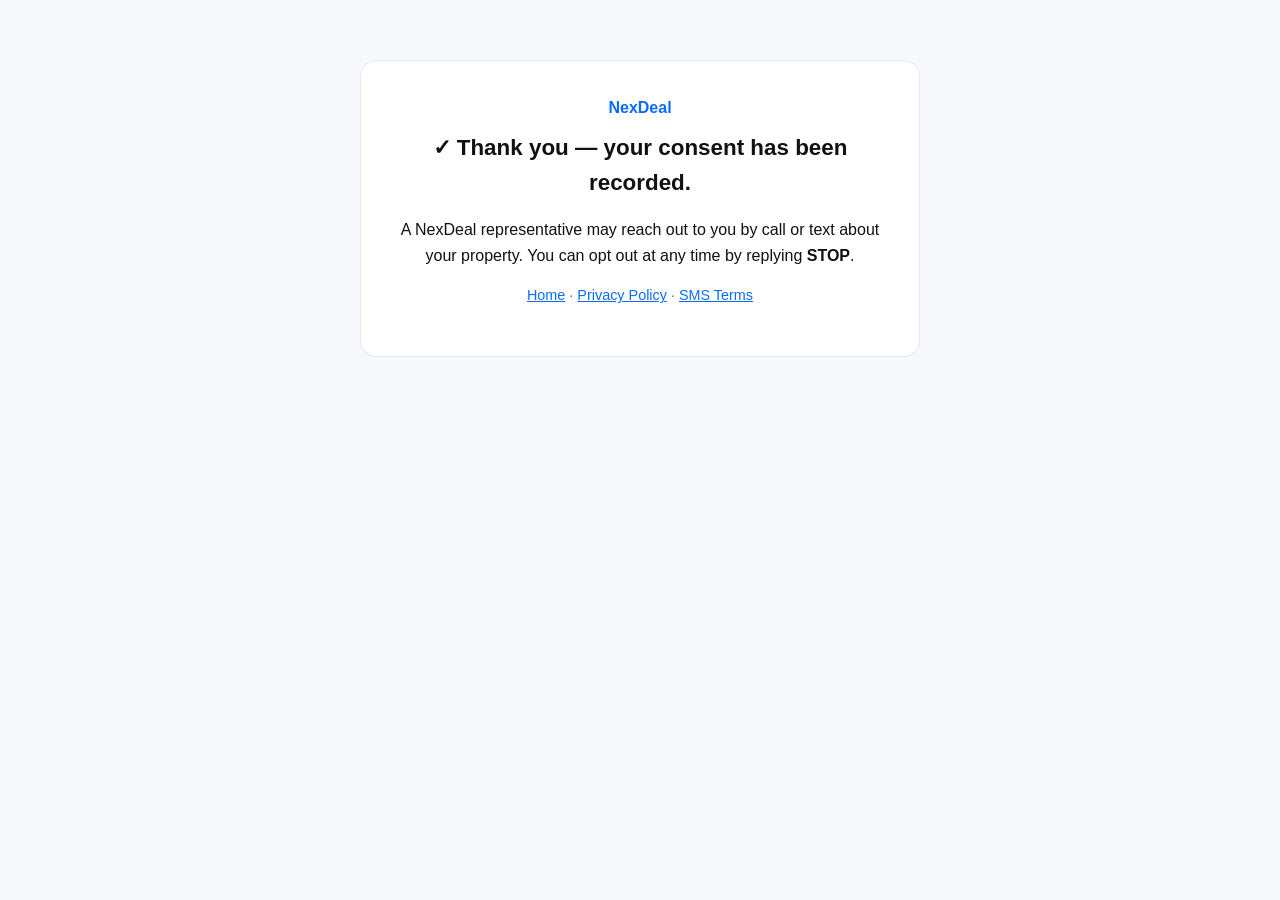
<file: thanks.html>
<!doctype html>
<html lang="en">
<head>
<meta charset="utf-8">
<meta name="viewport" content="width=device-width,initial-scale=1">
<title>NexDeal — Thank You</title>
<style>
  :root{--blue:#0a6cff;--ink:#111;--muted:#5b6470;--line:#e4e7ec;--bg:#f6f8fb}
  body{margin:0;background:var(--bg);color:var(--ink);
       font-family:-apple-system,Segoe UI,Roboto,Helvetica,Arial,sans-serif;line-height:1.6}
  .wrap{max-width:560px;margin:0 auto;padding:60px 20px}
  .card{background:#fff;border:1px solid var(--line);border-radius:16px;padding:34px 28px;text-align:center}
  .brand{font-weight:800;color:var(--blue)}
  h1{font-size:1.4rem;margin:.4em 0 .2em}
  .muted{color:var(--muted);font-size:.9rem}
  a{color:var(--blue)}
</style>
</head>
<body>
<div class="wrap">
  <div class="card">
    <div class="brand">NexDeal</div>
    <h1>✓ Thank you — your consent has been recorded.</h1>
    <p>A NexDeal representative may reach out to you by call or text about your
    property. You can opt out at any time by replying <strong>STOP</strong>.</p>
    <p class="muted"><a href="index.html">Home</a> ·
      <a href="privacy.html">Privacy Policy</a> ·
      <a href="sms-terms.html">SMS Terms</a></p>
  </div>
</div>
</body>
</html>
</file>
<file: _next/static/css/bc2fe008d776205e.css>
@font-face{font-family:Geist;font-style:normal;font-weight:100 900;font-display:swap;src:url(/_next/static/media/f639721981034f88-s.woff2) format("woff2");unicode-range:u+0460-052f,u+1c80-1c8a,u+20b4,u+2de0-2dff,u+a640-a69f,u+fe2e-fe2f}@font-face{font-family:Geist;font-style:normal;font-weight:100 900;font-display:swap;src:url(/_next/static/media/9766a7e9e2e0ad5a-s.woff2) format("woff2");unicode-range:u+0301,u+0400-045f,u+0490-0491,u+04b0-04b1,u+2116}@font-face{font-family:Geist;font-style:normal;font-weight:100 900;font-display:swap;src:url(/_next/static/media/b66cf8e69499582a-s.woff2) format("woff2");unicode-range:u+0102-0103,u+0110-0111,u+0128-0129,u+0168-0169,u+01a0-01a1,u+01af-01b0,u+0300-0301,u+0303-0304,u+0308-0309,u+0323,u+0329,u+1ea0-1ef9,u+20ab}@font-face{font-family:Geist;font-style:normal;font-weight:100 900;font-display:swap;src:url(/_next/static/media/aa016aab0e6d1295-s.woff2) format("woff2");unicode-range:u+0100-02ba,u+02bd-02c5,u+02c7-02cc,u+02ce-02d7,u+02dd-02ff,u+0304,u+0308,u+0329,u+1d00-1dbf,u+1e00-1e9f,u+1ef2-1eff,u+2020,u+20a0-20ab,u+20ad-20c0,u+2113,u+2c60-2c7f,u+a720-a7ff}@font-face{font-family:Geist;font-style:normal;font-weight:100 900;font-display:swap;src:url(/_next/static/media/22a5144ee8d83bca-s.p.woff2) format("woff2");unicode-range:u+00??,u+0131,u+0152-0153,u+02bb-02bc,u+02c6,u+02da,u+02dc,u+0304,u+0308,u+0329,u+2000-206f,u+20ac,u+2122,u+2191,u+2193,u+2212,u+2215,u+feff,u+fffd}@font-face{font-family:Geist Fallback;src:local("Arial");ascent-override:95.94%;descent-override:28.16%;line-gap-override:0.00%;size-adjust:104.76%}.__className_246ccd{font-family:Geist,Geist Fallback;font-style:normal}.__variable_246ccd{--font-geist-sans:"Geist","Geist Fallback"}@font-face{font-family:Geist Mono;font-style:normal;font-weight:100 900;font-display:swap;src:url(/_next/static/media/013b72fa676f92e0-s.woff2) format("woff2");unicode-range:u+0460-052f,u+1c80-1c8a,u+20b4,u+2de0-2dff,u+a640-a69f,u+fe2e-fe2f}@font-face{font-family:Geist Mono;font-style:normal;font-weight:100 900;font-display:swap;src:url(/_next/static/media/b9408752a0c24fb9-s.woff2) format("woff2");unicode-range:u+0301,u+0400-045f,u+0490-0491,u+04b0-04b1,u+2116}@font-face{font-family:Geist Mono;font-style:normal;font-weight:100 900;font-display:swap;src:url(/_next/static/media/65f03d54ccadf4a8-s.woff2) format("woff2");unicode-range:u+2000-2001,u+2004-2008,u+200a,u+23b8-23bd,u+2500-259f}@font-face{font-family:Geist Mono;font-style:normal;font-weight:100 900;font-display:swap;src:url(/_next/static/media/e038a29029a234f2-s.woff2) format("woff2");unicode-range:u+0102-0103,u+0110-0111,u+0128-0129,u+0168-0169,u+01a0-01a1,u+01af-01b0,u+0300-0301,u+0303-0304,u+0308-0309,u+0323,u+0329,u+1ea0-1ef9,u+20ab}@font-face{font-family:Geist Mono;font-style:normal;font-weight:100 900;font-display:swap;src:url(/_next/static/media/2b5b02fc7e511755-s.woff2) format("woff2");unicode-range:u+0100-02ba,u+02bd-02c5,u+02c7-02cc,u+02ce-02d7,u+02dd-02ff,u+0304,u+0308,u+0329,u+1d00-1dbf,u+1e00-1e9f,u+1ef2-1eff,u+2020,u+20a0-20ab,u+20ad-20c0,u+2113,u+2c60-2c7f,u+a720-a7ff}@font-face{font-family:Geist Mono;font-style:normal;font-weight:100 900;font-display:swap;src:url(/_next/static/media/7d4881bb7e1bf84d-s.p.woff2) format("woff2");unicode-range:u+00??,u+0131,u+0152-0153,u+02bb-02bc,u+02c6,u+02da,u+02dc,u+0304,u+0308,u+0329,u+2000-206f,u+20ac,u+2122,u+2191,u+2193,u+2212,u+2215,u+feff,u+fffd}@font-face{font-family:Geist Mono Fallback;src:local("Arial");ascent-override:74.67%;descent-override:21.92%;line-gap-override:0.00%;size-adjust:134.59%}.__className_c29908{font-family:Geist Mono,Geist Mono Fallback;font-style:normal}.__variable_c29908{--font-geist-mono:"Geist Mono","Geist Mono Fallback"}:root{--bg:#04070f;--panel:#0a1229;--ink:#e8eef8;--accent:#1e3a8a;--accent-fg:#ffffff;--glow:#5fa6ff;--accent-text:#5fa6ff;--line:rgba(232,238,248,0.14);--line-strong:rgba(232,238,248,0.30);--muted:rgba(232,238,248,0.62);--soft:rgba(232,238,248,0.05);--f-sans:var(--font-geist-sans),ui-sans-serif,-apple-system,"Segoe UI",sans-serif;--f-mono:var(--font-geist-mono),ui-monospace,"JetBrains Mono","SF Mono",Menlo,monospace;--f-body:var(--f-sans);--f-display:var(--f-sans);--maxw:1320px;--gut:clamp(20px,4vw,56px);--radius-sm:4px;--radius-md:8px;--radius-lg:12px;--y-xl:220px;--y-lg:160px;--y-md:96px;--y-sm:56px}*,:after,:before{box-sizing:border-box}body,html{margin:0;padding:0}html{scroll-behavior:smooth}@media (prefers-reduced-motion:reduce){html{scroll-behavior:auto}}body{background:var(--bg);color:var(--ink);font-family:var(--f-body,var(--f-sans));font-feature-settings:"ss01","ss02","cv11","tnum";-webkit-font-smoothing:antialiased;text-rendering:optimizeLegibility;line-height:1.5;overflow-x:hidden}img{max-width:100%;display:block}button{font:inherit}a,button{color:inherit}a{text-decoration:none}::selection{background:var(--accent);color:var(--bg)}.eyebrow,.form-note,.mono,.section-num{font-feature-settings:"tnum";font-variant-numeric:tabular-nums}.bridgeview,html.bridge .home{display:none}html.bridge body{background:#0b0b0c}html.bridge .bridgeview{min-height:100vh;display:flex;flex-direction:column;align-items:center;justify-content:center;gap:16px;padding:30px 22px}.bridge-btn{display:inline-block;background:#0a84ff;color:#fff;text-decoration:none;font-size:1.5rem;font-weight:800;padding:18px 30px;border-radius:16px}.bridge-hint{color:#f2f2f2;opacity:.5;text-align:center}.wrap{max-width:var(--maxw);margin:0 auto;padding:0 var(--gut)}.eyebrow,.mono{font-family:var(--f-mono)}.eyebrow{font-size:11px;letter-spacing:.1em;text-transform:uppercase;color:var(--muted);display:inline-flex;align-items:center;gap:8px}.eyebrow:before{content:"";width:6px;height:6px;background:var(--accent-text);border-radius:50%;box-shadow:0 0 0 4px color-mix(in srgb,var(--accent-text) 16%,transparent)}.divider{height:1px;background:var(--line);border:0;margin:0}.reveal{opacity:1;transform:none}.reveal-on .reveal{opacity:0;transform:translateY(12px);transition:opacity .8s cubic-bezier(.2,.7,.2,1),transform .8s cubic-bezier(.2,.7,.2,1);transition-delay:var(--rd,0s)}.reveal-on .reveal.in{opacity:1;transform:none}.reveal-on .reveal-fade{opacity:0;filter:blur(12px);transition:opacity .85s cubic-bezier(.2,.7,.2,1),filter .85s cubic-bezier(.2,.7,.2,1);transition-delay:var(--rd,0s)}.reveal-on .reveal-fade.in{opacity:1;filter:blur(0)}@media (prefers-reduced-motion:reduce){.reveal-on .reveal,.reveal-on .reveal-fade{opacity:1;transform:none;filter:none;transition:none}}.tilt{transform:perspective(1000px) rotateX(var(--rx,0deg)) rotateY(var(--ry,0deg)) translateY(var(--ty,0));transition:transform .6s cubic-bezier(.16,.84,.32,1),box-shadow .6s ease,border-color .5s ease;will-change:transform}@media (hover:hover){.tilt:hover{border-color:color-mix(in srgb,var(--glow) 70%,var(--line-strong));box-shadow:0 0 0 1px color-mix(in srgb,var(--glow) 22%,transparent),0 16px 44px -26px color-mix(in srgb,var(--glow) 30%,transparent)}}@media (prefers-reduced-motion:reduce){.tilt{transform:none}}.tilt{position:relative}.tilt:after{content:"";position:absolute;inset:0;border-radius:inherit;pointer-events:none;background:radial-gradient(240px circle at var(--mx,50%) var(--my,50%),color-mix(in srgb,var(--glow) 9%,transparent),transparent 60%);opacity:0;transition:opacity .4s ease;z-index:0}@media (hover:hover){.tilt:hover:after{opacity:1}}.tilt>*{position:relative;z-index:2}@property --bdr{syntax:"<angle>";inherits:false;initial-value:0deg}.glow-ring:before{content:"";position:absolute;inset:0;border-radius:inherit;padding:1px;background:conic-gradient(from var(--bdr),transparent 0 52%,color-mix(in srgb,var(--glow) 40%,transparent) 64%,var(--glow) 76%,color-mix(in srgb,var(--glow) 40%,transparent) 88%,transparent 100%);-webkit-mask:linear-gradient(#000 0 0) content-box,linear-gradient(#000 0 0);mask:linear-gradient(#000 0 0) content-box,linear-gradient(#000 0 0);-webkit-mask-composite:xor;mask-composite:exclude;opacity:0;transition:opacity .45s ease;pointer-events:none;z-index:1}@media (hover:hover){.glow-ring:hover:before{opacity:.55;animation:bdr-spin 4s linear infinite}}@keyframes bdr-spin{to{--bdr:360deg}}@media (prefers-reduced-motion:reduce){.glow-ring:hover:before{animation:none}}.scroll-progress{position:fixed;top:0;left:0;height:2px;width:100%;background:var(--accent-text);transform:scaleX(0);transform-origin:0 50%;z-index:70;opacity:0}@supports (animation-timeline:scroll()){.scroll-progress{opacity:1;animation:scroll-progress-grow linear both;animation-timeline:scroll(root)}}.scroll-progress[data-js-progress]{opacity:1}@keyframes scroll-progress-grow{to{transform:scaleX(1)}}@media (prefers-reduced-motion:reduce){.scroll-progress{display:none}}.final-cta,.hero,.section{scroll-margin-top:72px}.topbar{position:-webkit-sticky;position:sticky;top:0;z-index:60;background:color-mix(in srgb,var(--bg) 78%,transparent);backdrop-filter:blur(18px) saturate(160%);-webkit-backdrop-filter:blur(18px) saturate(160%);border-bottom:1px solid var(--line)}.topbar-inner{justify-content:space-between;height:60px}.brand,.topbar-inner{display:flex;align-items:center}.brand{gap:10px;font-family:var(--f-mono);font-size:11.5px;letter-spacing:.06em;color:var(--muted)}.brand-name,.brand:hover{color:var(--ink)}.brand-name{font-weight:500;letter-spacing:.02em}.brand-mark{height:26px;width:auto;display:block;object-fit:contain;filter:drop-shadow(0 1px 4px color-mix(in srgb,var(--accent) 30%,transparent))}.nav{display:flex;align-items:center;gap:28px}.nav a{font-family:var(--f-mono);font-size:11.5px;letter-spacing:.08em;color:var(--muted);transition:color .2s}.nav a:not(.cta){position:relative}.nav a:not(.cta):after{content:"";position:absolute;left:0;right:100%;bottom:-5px;height:1px;background:var(--accent-text);transition:right .32s cubic-bezier(.2,.7,.2,1)}.nav a:not(.cta):hover{color:var(--ink)}.nav a:not(.cta):hover:after{right:0}.nav .cta{display:inline-flex;align-items:center;gap:8px;background:var(--accent);color:var(--accent-fg,var(--bg));padding:9px 16px;border-radius:var(--radius-md);font-size:11px;font-weight:500}.nav .cta:after{content:"→";transition:transform .2s}.nav .cta:hover:after{transform:translateX(2px)}@media (max-width:720px){.nav a:not(.cta){display:none}}.hero{padding:var(--y-lg) 0 var(--y-md);position:relative;isolation:isolate}.hero:before{inset:0;background-image:radial-gradient(circle,var(--line) 1px,transparent 1px);background-size:28px 28px;background-position:0 0;mask-image:radial-gradient(ellipse 70% 60% at 70% 30%,black 30%,transparent 80%);-webkit-mask-image:radial-gradient(ellipse 70% 60% at 70% 30%,black 30%,transparent 80%);opacity:.7;z-index:-1}.hero:after,.hero:before{content:"";position:absolute;pointer-events:none}.hero:after{inset:-12% -10% 0 -10%;z-index:-2;background:radial-gradient(42% 52% at 74% 22%,color-mix(in srgb,var(--accent) 26%,transparent),transparent 70%),radial-gradient(38% 46% at 18% 68%,color-mix(in srgb,var(--glow) 18%,transparent),transparent 70%);filter:blur(34px);opacity:.75;animation:aurora-drift 20s ease-in-out infinite alternate}@keyframes aurora-drift{0%{transform:translateZ(0) scale(1)}to{transform:translate3d(3%,-3.5%,0) scale(1.1)}}@media (prefers-reduced-motion:reduce){.hero:after{animation:none}}.hero-cta-row{display:flex;flex-wrap:wrap;gap:12px;align-items:center}.btn{display:inline-flex;align-items:center;gap:10px;position:relative;overflow:hidden;padding:14px 20px;background:var(--accent);color:var(--accent-fg,var(--bg));border:1px solid var(--accent);border-radius:var(--radius-md);font-family:var(--f-mono);font-size:12px;letter-spacing:.04em;font-weight:500;cursor:pointer;transition:transform .25s cubic-bezier(.2,.7,.2,1),background .2s,border-color .2s,box-shadow .2s;box-shadow:0 1px 0 color-mix(in srgb,var(--ink) 12%,transparent) inset}.btn:before{content:"";position:absolute;top:0;bottom:0;left:-140%;width:55%;background:linear-gradient(120deg,transparent,color-mix(in srgb,#fff 45%,transparent),transparent);transform:skewX(-18deg);transition:left .6s cubic-bezier(.2,.7,.2,1);pointer-events:none}.btn:hover:before{left:165%}.btn:hover{transform:translateY(-1px);box-shadow:0 8px 24px -8px color-mix(in srgb,var(--accent) 50%,transparent)}.btn:after{content:"→";transition:transform .2s}.btn:hover:after{transform:translateX(3px)}.btn.ghost{background:transparent;color:var(--ink);border-color:var(--line-strong);box-shadow:none}.btn.ghost:hover{border-color:var(--ink);background:var(--soft);box-shadow:none}.section{padding:var(--y-lg) 0;border-top:1px solid var(--line)}.section-head{display:grid;grid-template-columns:1fr;grid-gap:24px;gap:24px;margin-bottom:var(--y-sm)}@media (min-width:900px){.section-head{grid-template-columns:220px 1fr;gap:64px}}.section-num{font-family:var(--f-mono);font-size:11px;letter-spacing:.1em;text-transform:uppercase;color:var(--muted);display:inline-flex;align-items:center;gap:10px;align-self:flex-start}.section-num b{color:var(--accent-text);font-weight:500;font-size:12px;padding:3px 7px;border:1px solid var(--line-strong);border-radius:var(--radius-sm);background:var(--panel)}.section-title{margin:0;font-family:var(--f-display,var(--f-sans));font-weight:500;font-size:clamp(34px,5.2vw,72px);line-height:.98;letter-spacing:-.03em;max-width:18ch}.section-title em{font-style:normal;color:var(--accent-text);font-weight:500}form.lead{display:grid;grid-template-columns:repeat(2,1fr);grid-gap:14px 16px;gap:14px 16px;padding:28px;background:var(--panel);border:1px solid var(--line);border-radius:var(--radius-md)}form.lead .full{grid-column:1/-1}.field{display:grid;grid-gap:6px;gap:6px;position:relative}.field label{font-family:var(--f-mono);font-size:10.5px;letter-spacing:.1em;text-transform:uppercase;color:var(--muted);display:flex;align-items:center;gap:8px}.field label span.req{color:var(--accent-text)}.field input,.field select,.field textarea{-webkit-appearance:none;-moz-appearance:none;appearance:none;width:100%;background:color-mix(in srgb,var(--bg) 60%,var(--panel));border:1px solid var(--line);padding:12px;font:inherit;font-size:14.5px;color:var(--ink);border-radius:var(--radius-sm);transition:border-color .2s,background .2s}.field textarea{resize:vertical;min-height:88px;line-height:1.5}.field input:focus,.field select:focus,.field textarea:focus{outline:none;border-color:var(--accent-text);background:var(--bg)}.field input::placeholder,.field textarea::placeholder{color:color-mix(in srgb,var(--ink) 30%,transparent)}.field.error input,.field.error select,.field.error textarea{border-color:var(--accent-text)}.field .err{position:absolute;bottom:-16px;left:0;font-family:var(--f-mono);font-size:10px;color:var(--accent-text);letter-spacing:.04em}.form-submit{grid-column:1/-1;display:flex;flex-wrap:wrap;justify-content:space-between;align-items:center;gap:16px;padding-top:12px}.form-note{font-family:var(--f-mono);font-size:11px;color:var(--muted);letter-spacing:.02em}.form-note.warn{color:var(--glow)}.form-success{border:1px solid var(--line);background:var(--panel);padding:32px;display:grid;grid-gap:14px;gap:14px;border-radius:var(--radius-md)}.form-success h4{margin:0;font-family:var(--f-display,var(--f-sans));font-size:26px;font-weight:500;letter-spacing:-.02em;color:var(--ink)}.form-success p{margin:0;color:var(--muted);font-size:14.5px;line-height:1.6}.form-success strong{color:var(--ink);font-weight:500}.form-success .pill{font-family:var(--f-mono);font-size:11px;letter-spacing:.1em;text-transform:uppercase;color:var(--accent-text);display:inline-flex;align-items:center;gap:8px}.form-success .pill:before{content:"";width:8px;height:8px;border-radius:50%;background:var(--accent-text);animation:pulse 1.8s ease-in-out infinite}@keyframes pulse{0%,to{opacity:1;transform:scale(1)}50%{opacity:.4;transform:scale(1.4)}}@media (prefers-reduced-motion:reduce){.form-success .pill:before{animation:none}}.footer{border-top:1px solid var(--line);padding:48px 0 28px;font-family:var(--f-mono);font-size:11px;letter-spacing:.08em;text-transform:uppercase;color:var(--muted)}.footer-grid{display:flex;flex-wrap:wrap;gap:28px;justify-content:space-between;align-items:flex-end}.footer-lockup-wrap{margin-top:32px;width:100%;display:flex}.footer-lockup{width:min(420px,78%);height:auto;display:block;background:#0a1229;border:1px solid rgba(255,255,255,.06);border-radius:var(--radius-md);padding:28px 36px}.footer-meta{display:flex;flex-wrap:wrap;gap:24px}.legal{color:var(--muted);font-size:11px;line-height:1.65;max-width:78ch;font-family:var(--f-mono);letter-spacing:.02em;text-transform:none;margin:36px 0 0;padding-top:24px;border-top:1px solid var(--line)}.trust-strip{border-bottom:1px solid var(--line);background:color-mix(in srgb,var(--panel) 55%,var(--bg))}.trust-marquee{overflow:hidden;-webkit-mask-image:linear-gradient(90deg,transparent,#000 7%,#000 93%,transparent);mask-image:linear-gradient(90deg,transparent,#000 7%,#000 93%,transparent)}.trust-track{display:flex;width:max-content;padding:13px 0;animation:trust-scroll 40s linear infinite}.trust-strip:hover .trust-track{animation-play-state:paused}.trust-pill{display:inline-flex;align-items:center;gap:12px;padding:0 30px;font-family:var(--f-mono);font-size:11px;letter-spacing:.08em;text-transform:uppercase;color:var(--muted);white-space:nowrap}.trust-pill i{width:5px;height:5px;background:var(--accent-text);border-radius:1px;transform:rotate(45deg);flex:0 0 auto}@keyframes trust-scroll{0%{transform:translateX(0)}to{transform:translateX(-50%)}}@media (prefers-reduced-motion:reduce){.trust-track{animation:none}}.hero-landing{padding:var(--y-md) 0 var(--y-lg)}.hero-landing-grid{display:grid;grid-template-columns:1fr;grid-gap:var(--y-sm);gap:var(--y-sm);align-items:start}@media (min-width:980px){.hero-landing-grid{grid-template-columns:1.05fr .95fr;gap:64px;align-items:start}.hero-copy{padding-top:8px}}.hero-landing h1{margin:0;font-family:var(--f-display,var(--f-sans));font-weight:500;font-size:clamp(38px,5.6vw,78px);line-height:1;letter-spacing:-.035em;text-wrap:balance}.hero-landing h1 .accent{color:var(--accent);font-weight:500;background:linear-gradient(100deg,var(--accent) 18%,var(--glow) 50%,var(--accent) 82%);background-size:220% 100%;-webkit-background-clip:text;background-clip:text;-webkit-text-fill-color:transparent;animation:accent-shimmer 7s linear infinite}@keyframes accent-shimmer{to{background-position:-220% 0}}@media (prefers-reduced-motion:reduce){.hero-landing h1 .accent{animation:none}}.hero-landing .hero-sub{margin:24px 0 0;font-size:clamp(16px,1.4vw,19px);line-height:1.55;color:color-mix(in srgb,var(--ink) 86%,var(--muted));max-width:46ch}.hero-chips{list-style:none;padding:0;margin:28px 0 0;display:flex;flex-wrap:wrap;gap:10px}.hero-chips li{font-family:var(--f-mono);font-size:11px;letter-spacing:.04em;color:var(--ink);padding:8px 13px;border:1px solid var(--line);border-radius:999px;background:var(--soft);display:inline-flex;align-items:center;gap:8px}.hero-chips li:before{content:"";width:6px;height:6px;border-radius:50%;background:var(--accent-text)}.consult-card{background:var(--panel);border:1px solid var(--line);border-radius:var(--radius-lg);padding:clamp(22px,3vw,34px);box-shadow:0 30px 70px -36px rgba(0,0,0,.7);scroll-margin-top:84px}.consult-card-head{margin-bottom:22px}.consult-tag{font-family:var(--f-mono);font-size:10.5px;letter-spacing:.1em;text-transform:uppercase;color:var(--accent-text);margin-bottom:12px}.consult-card-head h2{margin:0 0 8px;font-family:var(--f-display,var(--f-sans));font-weight:500;font-size:clamp(22px,2.4vw,28px);letter-spacing:-.02em;color:var(--ink)}.consult-card-head p{margin:0;color:var(--muted);font-size:14px;line-height:1.55;max-width:44ch}form.lead.bare{background:transparent;border:0;padding:0}.reassure{font-family:var(--f-display,var(--f-sans));font-weight:500;font-size:clamp(19px,2vw,27px);line-height:1.32;letter-spacing:-.015em;color:var(--ink);max-width:30ch;margin:0 0 var(--y-sm);text-wrap:pretty}.steps{display:grid;grid-template-columns:1fr;grid-gap:14px;gap:14px}@media (min-width:820px){.steps{grid-template-columns:repeat(3,1fr)}}.step{background:var(--panel);border:1px solid var(--line);border-radius:var(--radius-md);padding:clamp(24px,3vw,36px);display:grid;grid-gap:12px;gap:12px;align-content:start}.step-num{font-family:var(--f-mono);font-size:12px;letter-spacing:.1em;color:var(--accent-text)}.step h3{margin:0;font-family:var(--f-display,var(--f-sans));font-weight:500;font-size:clamp(20px,2vw,26px);letter-spacing:-.015em;color:var(--ink)}.step p{margin:0;color:var(--muted);font-size:14.5px;line-height:1.55}.why-grid{display:grid;grid-template-columns:1fr;grid-gap:14px;gap:14px}@media (min-width:760px){.why-grid{grid-template-columns:repeat(2,1fr)}}.why-item{background:var(--panel);border:1px solid var(--line);border-radius:var(--radius-md);padding:clamp(22px,2.6vw,32px);display:grid;grid-gap:8px;gap:8px;align-content:start}.why-item h3{margin:0;font-family:var(--f-display,var(--f-sans));font-weight:500;font-size:19px;letter-spacing:-.01em;color:var(--ink);display:flex;align-items:center;gap:11px}.why-item h3:before{content:"";width:8px;height:8px;background:var(--accent-text);transform:rotate(45deg);flex:0 0 auto}.why-item p{margin:0;color:var(--muted);font-size:14px;line-height:1.55}.faq{border-top:1px solid var(--line)}.faq-item{border-bottom:1px solid var(--line);padding:22px 0;display:grid;grid-template-columns:1fr;grid-gap:8px;gap:8px}@media (min-width:760px){.faq-item{grid-template-columns:340px 1fr;gap:40px}}.faq-q{font-family:var(--f-display,var(--f-sans));font-weight:500;font-size:clamp(17px,1.6vw,20px);letter-spacing:-.01em;color:var(--ink)}.faq-a{color:var(--muted);font-size:15px;line-height:1.6;max-width:62ch}.final-cta{border-top:1px solid var(--line);padding:var(--y-lg) 0}.final-cta-inner{background:var(--panel);border:1px solid var(--line);border-radius:var(--radius-lg);padding:clamp(36px,6vw,88px) clamp(24px,5vw,72px);display:grid;grid-gap:18px;gap:18px;justify-items:center;text-align:center;position:relative;isolation:isolate;overflow:hidden}.final-cta-inner:before{content:"";position:absolute;inset:0;z-index:-1;background-image:radial-gradient(circle,var(--line) 1px,transparent 1px);background-size:26px 26px;mask-image:radial-gradient(ellipse 60% 80% at 50% 0,black 10%,transparent 70%);-webkit-mask-image:radial-gradient(ellipse 60% 80% at 50% 0,black 10%,transparent 70%);opacity:.6}.final-cta h2{margin:4px 0 0;font-family:var(--f-display,var(--f-sans));font-weight:500;font-size:clamp(30px,4.4vw,56px);letter-spacing:-.03em;line-height:1.02;color:var(--ink);max-width:20ch}.final-cta h2 em{font-style:normal;color:var(--accent-text);font-weight:500}.final-cta p{margin:0;color:var(--muted);font-size:16px;max-width:52ch;line-height:1.6}.final-cta-row{gap:12px;margin-top:8px}.final-cta-meta,.final-cta-row{display:flex;flex-wrap:wrap;justify-content:center}.final-cta-meta{gap:22px;margin-top:14px;font-family:var(--f-mono);font-size:12px;letter-spacing:.04em;color:var(--muted)}
</file>
